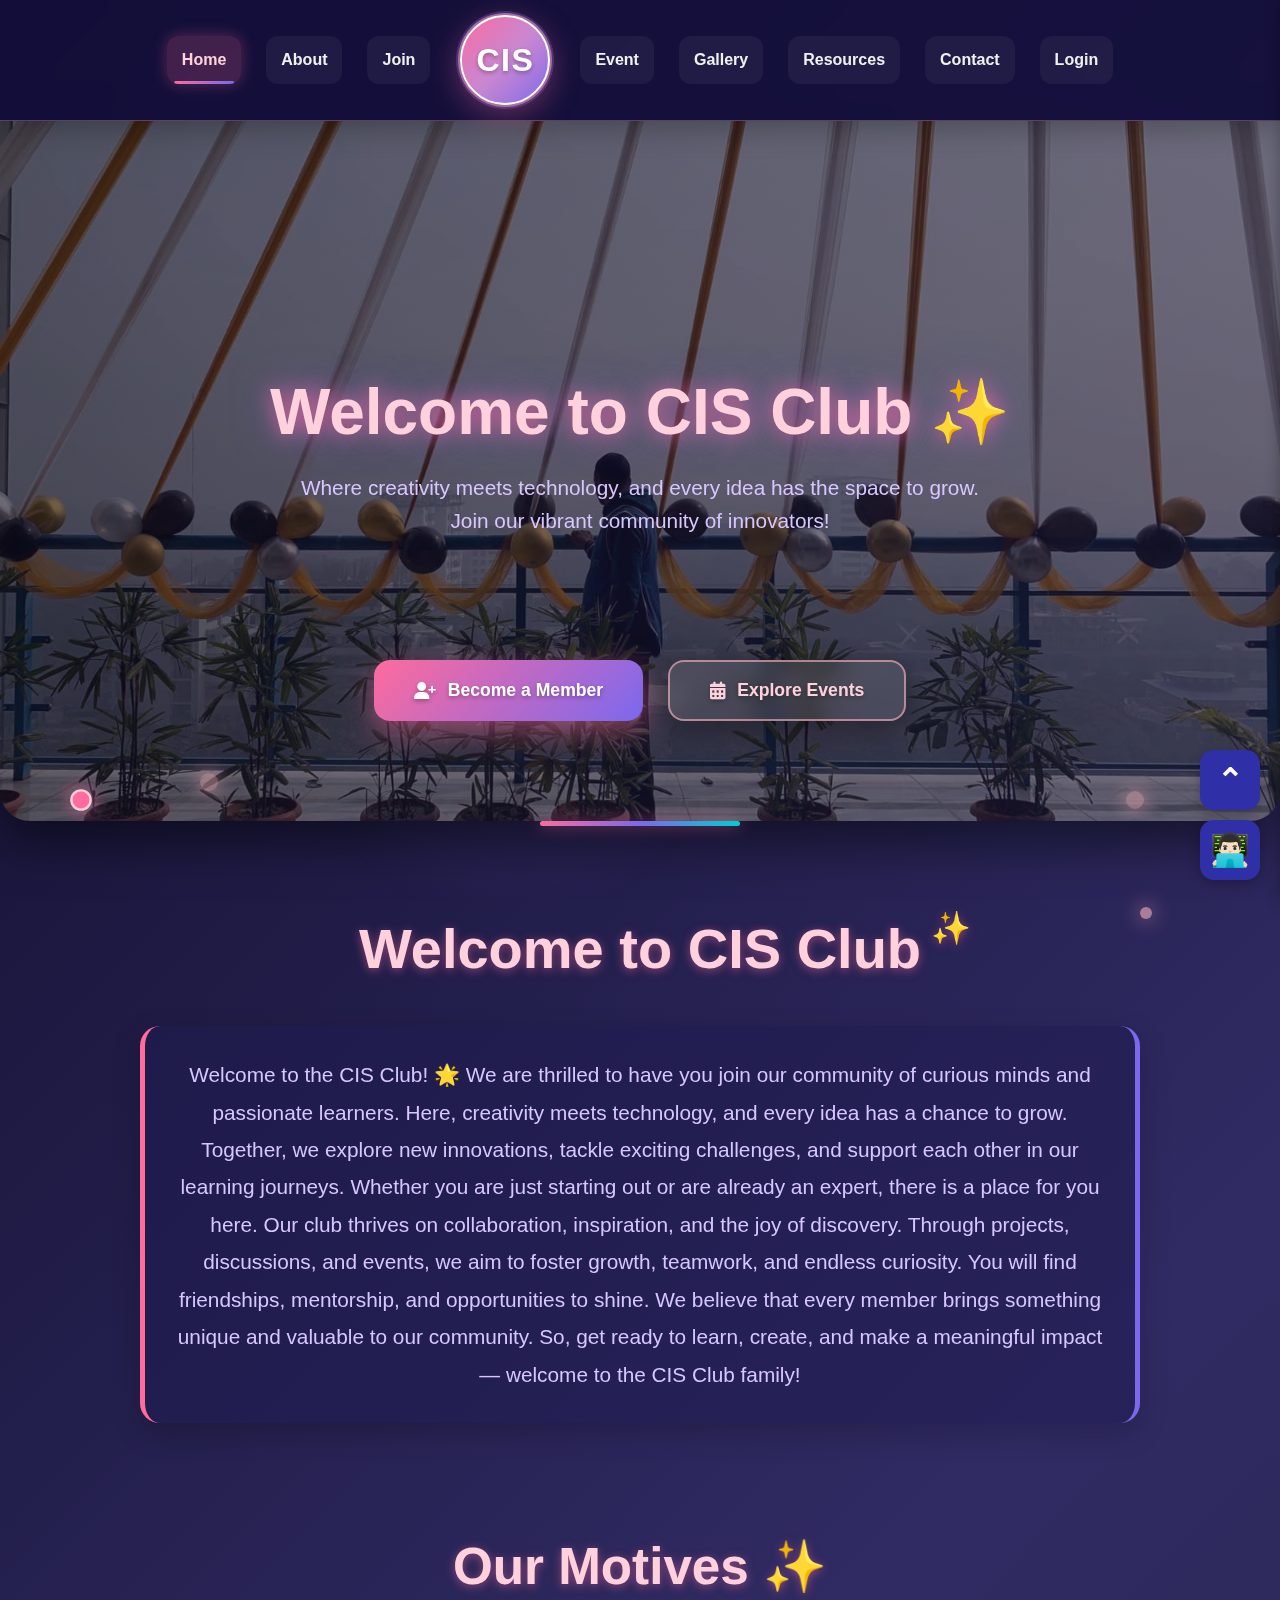
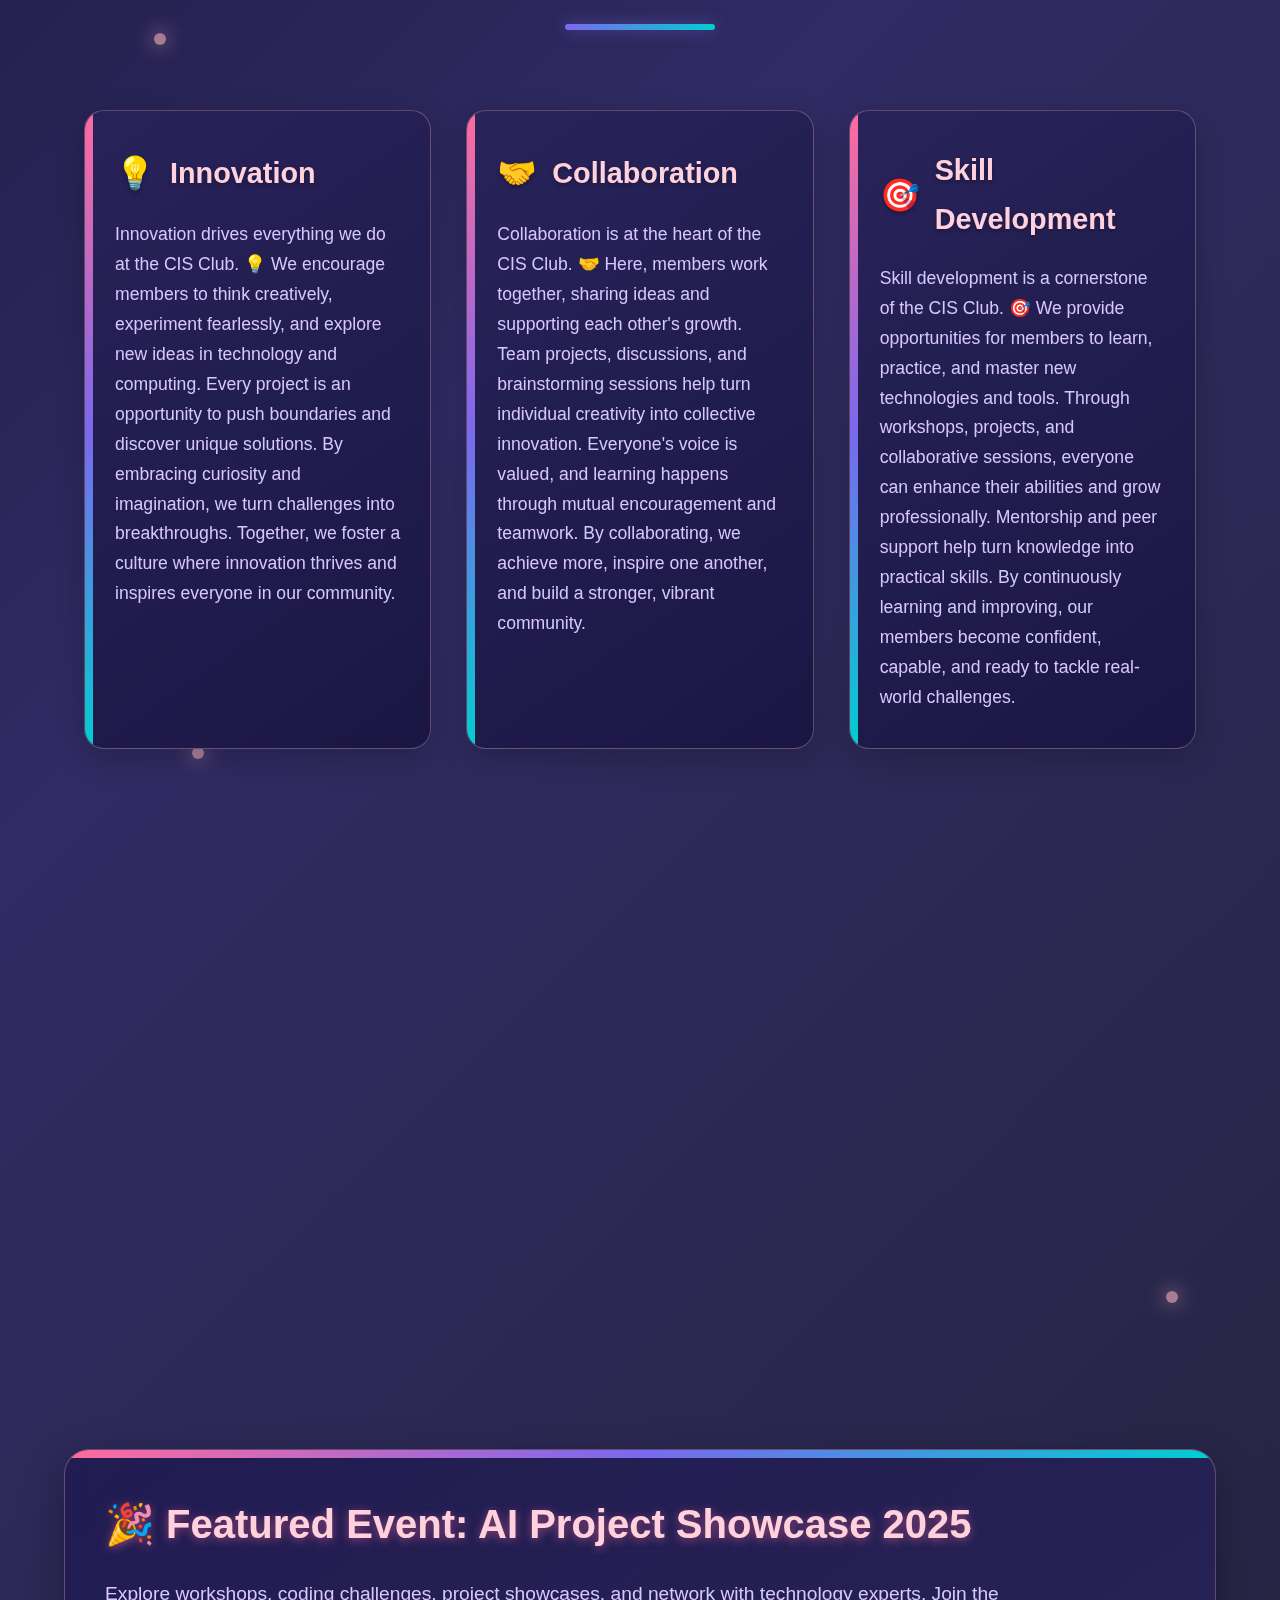
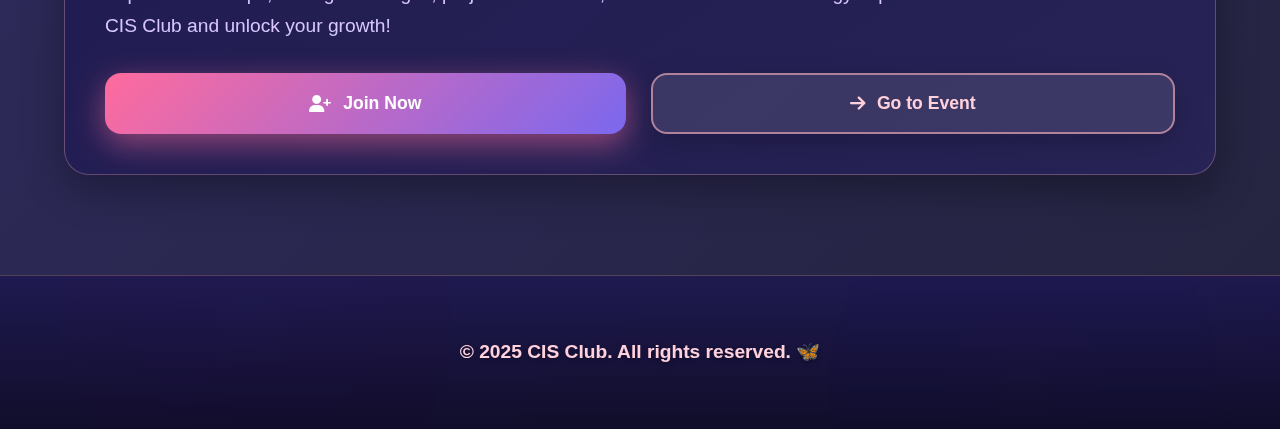
<file: index.html>
<!DOCTYPE html>
<html lang="en">
<head>
<meta charset="UTF-8">
<meta name="viewport" content="width=device-width, initial-scale=1.0">
<title>CIS Club — Home ✨</title>
<link rel="stylesheet" href="https://cdnjs.cloudflare.com/ajax/libs/font-awesome/6.4.0/css/all.min.css">
<style>
/* ---------- GLOBAL STYLES ---------- */
* { 
  box-sizing: border-box; 
  margin: 0; 
  padding: 0; 
}

body {
  font-family: 'Poppins', 'Segoe UI', sans-serif;
  background: #0f0c29;
  background: linear-gradient(135deg, #0f0c29 0%, #302b63 50%, #24243e 100%);
  color: #f0f0f0;
  line-height: 1.7;
  min-height: 100vh;
  position: relative;
  overflow-x: hidden;
}

body::before {
  content: '';
  position: fixed;
  top: 0;
  left: 0;
  width: 100%;
  height: 100%;
  background-image: 
    radial-gradient(circle at 20% 30%, rgba(255, 105, 180, 0.1) 0%, transparent 20%),
    radial-gradient(circle at 80% 70%, rgba(0, 191, 255, 0.1) 0%, transparent 20%),
    radial-gradient(circle at 40% 80%, rgba(147, 112, 219, 0.1) 0%, transparent 20%);
  z-index: -1;
}

a { 
  text-decoration: none; 
  color: inherit; 
}

/* ---------- NAVBAR ---------- */
.navbar {
  position: sticky;
  top: 0;
  left: 0;
  width: 100%;
  display: flex;
  justify-content: center;
  align-items: center;
  background: rgba(20, 15, 60, 0.85);
  backdrop-filter: blur(12px);
  padding: 15px 30px;
  z-index: 100;
  border-bottom: 1px solid rgba(255, 182, 193, 0.3);
  box-shadow: 0 4px 30px rgba(0, 0, 0, 0.3);
}

.nav-left, .nav-right {
  display: flex;
  align-items: center;
  gap: 25px;
}

.logo {
  display: flex;
  align-items: center;
  justify-content: center;
  margin: 0 30px;
}

.logo-circle {
  width: 90px;
  height: 90px;
  border-radius: 50%;
  background: linear-gradient(135deg, #ff6b9d, #7b68ee);
  display: flex;
  align-items: center;
  justify-content: center;
  box-shadow: 
    0 8px 32px rgba(255, 107, 157, 0.4),
    0 0 0 2px rgba(255, 182, 193, 0.5),
    0 0 0 4px rgba(123, 104, 238, 0.3);
  border: 2px solid #ffffff;
  transition: all 0.4s cubic-bezier(0.175, 0.885, 0.32, 1.275);
  position: relative;
  overflow: hidden;
}

.logo-circle::before {
  content: '';
  position: absolute;
  width: 150%;
  height: 150%;
  background: linear-gradient(90deg, transparent, rgba(255,255,255,0.2), transparent);
  transform: rotate(45deg);
  animation: shine 3s infinite linear;
}

@keyframes shine {
  0% { transform: translateX(-100%) rotate(45deg); }
  100% { transform: translateX(100%) rotate(45deg); }
}

.logo-circle:hover {
  transform: scale(1.15) rotate(10deg);
  box-shadow: 
    0 12px 40px rgba(255, 107, 157, 0.6),
    0 0 0 3px rgba(255, 182, 193, 0.7),
    0 0 0 6px rgba(123, 104, 238, 0.4);
}

.logo-circle span {
  color: #ffffff;
  font-weight: 800;
  font-size: 32px;
  letter-spacing: 1.5px;
  text-align: center;
  text-shadow: 0 2px 4px rgba(0,0,0,0.3);
  z-index: 2;
}

/* Navbar links */
.nav-left a, .nav-right a {
  color: #f0f0f0;
  font-weight: 600;
  padding: 10px 15px;
  border-radius: 12px;
  transition: all 0.3s ease;
  position: relative;
  overflow: hidden;
  background: rgba(255, 255, 255, 0.05);
}

.nav-left a::before, .nav-right a::before {
  content: '';
  position: absolute;
  bottom: 0;
  left: 50%;
  transform: translateX(-50%);
  width: 0;
  height: 3px;
  background: linear-gradient(90deg, #ff6b9d, #7b68ee);
  border-radius: 3px;
  transition: width 0.3s ease;
}

.nav-left a:hover, .nav-right a:hover {
  color: #ffd1dc;
  background: rgba(255, 255, 255, 0.1);
  transform: translateY(-3px);
}

.nav-left a:hover::before, .nav-right a:hover::before {
  width: 80%;
}

/* Active link */
.nav-left a[href*="index.html"] {
  color: #ffd1dc;
  background: rgba(255, 107, 157, 0.2);
  box-shadow: 0 0 15px rgba(255, 107, 157, 0.3);
}

.nav-left a[href*="index.html"]::before {
  width: 80%;
}

/* Responsive */
@media (max-width: 992px) {
  .navbar {
    flex-wrap: wrap;
    justify-content: center;
    gap: 15px;
    padding: 12px 20px;
  }
  .nav-left, .nav-right {
    flex: 1 1 100%;
    justify-content: center;
    gap: 15px;
  }
  .logo-circle {
    width: 70px;
    height: 70px;
  }
  .logo-circle span {
    font-size: 24px;
  }
  .nav-left a, .nav-right a {
    padding: 8px 12px;
    font-size: 14px;
  }
}

/* ---------- HERO / SLIDER ---------- */
.hero {
  position: relative;
  width: 100%;
  height: 90vh;
  max-height: 700px;
  overflow: hidden;
  border-radius: 0 0 30px 30px;
  box-shadow: 0 20px 50px rgba(0, 0, 0, 0.5);
}

.hero .slide {
  position: absolute;
  top: 0;
  left: 0;
  width: 100%;
  height: 100%;
  opacity: 0;
  background-size: cover;
  background-position: center;
  background-repeat: no-repeat;
  transition: opacity 1.5s ease-in-out;
  transform: scale(1.05);
  filter: brightness(0.7);
}

.hero .slide::before {
  content: '';
  position: absolute;
  top: 0;
  left: 0;
  width: 100%;
  height: 100%;
  background: linear-gradient(135deg, rgba(15, 12, 41, 0.5), rgba(48, 43, 99, 0.5));
  z-index: 1;
}

.hero .slide.active {
  opacity: 1;
  transform: scale(1);
  filter: brightness(0.8);
}

/* Dots */
.hero .dots {
  position: absolute;
  bottom: 30px;
  width: 100%;
  text-align: center;
  z-index: 10;
}

.hero .dot {
  display: inline-block;
  width: 18px;
  height: 18px;
  margin: 0 8px;
  background-color: rgba(255, 182, 193, 0.4);
  border-radius: 50%;
  cursor: pointer;
  transition: all 0.3s ease;
  border: 2px solid transparent;
}

.hero .dot.active {
  background-color: #ff6b9d;
  transform: scale(1.2);
  box-shadow: 0 0 15px rgba(255, 107, 157, 0.8);
  border-color: #ffd1dc;
}

.hero .dot:hover {
  background-color: #7b68ee;
  transform: scale(1.3);
  box-shadow: 0 0 20px rgba(123, 104, 238, 0.8);
}

/* Hero CTA Buttons */
.hero-cta {
  position: absolute;
  bottom: 100px;
  left: 50%;
  transform: translateX(-50%);
  width: 100%;
  text-align: center;
  z-index: 10;
  display: flex;
  justify-content: center;
  gap: 25px;
  flex-wrap: wrap;
}

.hero-cta .btn-primary,
.hero-cta .btn-outline {
  padding: 18px 40px;
  border-radius: 16px;
  font-weight: 700;
  cursor: pointer;
  font-size: 1.1rem;
  border: none;
  transition: all 0.4s cubic-bezier(0.175, 0.885, 0.32, 1.275);
  position: relative;
  overflow: hidden;
  min-width: 200px;
  display: inline-flex;
  align-items: center;
  justify-content: center;
  gap: 12px;
  text-shadow: 0 2px 4px rgba(0,0,0,0.3);
}

.hero-cta .btn-primary::before,
.hero-cta .btn-outline::before {
  content: '';
  position: absolute;
  top: 0;
  left: -100%;
  width: 100%;
  height: 100%;
  background: linear-gradient(90deg, transparent, rgba(255,255,255,0.2), transparent);
  transition: left 0.7s;
}

.hero-cta .btn-primary:hover::before,
.hero-cta .btn-outline:hover::before {
  left: 100%;
}

.hero-cta .btn-primary {
  background: linear-gradient(135deg, #ff6b9d, #7b68ee);
  color: #ffffff;
  box-shadow: 0 10px 30px rgba(255, 107, 157, 0.5);
}

.hero-cta .btn-primary:hover {
  background: linear-gradient(135deg, #7b68ee, #00ced1);
  transform: translateY(-8px) scale(1.05);
  box-shadow: 0 15px 40px rgba(123, 104, 238, 0.7);
}

.hero-cta .btn-outline {
  background: rgba(255, 255, 255, 0.1);
  border: 2px solid rgba(255, 182, 193, 0.6);
  color: #ffd1dc;
  backdrop-filter: blur(10px);
  box-shadow: 0 10px 30px rgba(0, 0, 0, 0.3);
}

.hero-cta .btn-outline:hover {
  background: rgba(255, 255, 255, 0.2);
  transform: translateY(-8px) scale(1.05);
  border-color: rgba(0, 206, 209, 0.8);
  box-shadow: 0 15px 40px rgba(0, 206, 209, 0.4);
}

/* Hero text overlay */
.hero-text {
  position: absolute;
  top: 50%;
  left: 50%;
  transform: translate(-50%, -50%);
  text-align: center;
  z-index: 10;
  width: 90%;
  max-width: 900px;
}

.hero-text h1 {
  font-size: 4rem;
  color: #ffd1dc;
  margin-bottom: 20px;
  text-shadow: 
    0 0 20px rgba(255, 107, 157, 0.8),
    0 0 40px rgba(123, 104, 238, 0.6);
  font-weight: 800;
  line-height: 1.2;
}

.hero-text p {
  font-size: 1.3rem;
  color: #d8c7ff;
  max-width: 700px;
  margin: 0 auto 30px;
  line-height: 1.6;
}

/* ---------- WELCOME ---------- */
.welcome {
  text-align: center;
  padding: 80px 20px 40px;
  position: relative;
}

.welcome::before {
  content: '';
  position: absolute;
  top: 0;
  left: 50%;
  transform: translateX(-50%);
  width: 200px;
  height: 5px;
  background: linear-gradient(90deg, #ff6b9d, #7b68ee, #00ced1);
  border-radius: 3px;
  box-shadow: 0 0 15px rgba(255, 107, 157, 0.6);
}

.welcome h2 {
  font-size: 3.5rem;
  color: #ffd1dc;
  margin-bottom: 30px;
  font-weight: 800;
  text-shadow: 0 2px 10px rgba(255, 107, 157, 0.5);
  position: relative;
  display: inline-block;
}

.welcome h2::after {
  content: '✨';
  position: absolute;
  right: -50px;
  top: 0;
  font-size: 2rem;
  animation: sparkle 2s infinite;
}

@keyframes sparkle {
  0%, 100% { opacity: 1; }
  50% { opacity: 0.5; }
}

.welcome p {
  font-size: 1.3rem;
  color: #d8c7ff;
  max-width: 1000px;
  margin: 0 auto;
  line-height: 1.8;
  background: rgba(30, 25, 80, 0.5);
  padding: 30px;
  border-radius: 20px;
  border-left: 5px solid #ff6b9d;
  border-right: 5px solid #7b68ee;
  box-shadow: 0 10px 30px rgba(0, 0, 0, 0.2);
}

/* ---------- OUR MOTIVES ---------- */
.motives-title {
  text-align: center;
  font-size: 3.2rem;
  font-weight: 800;
  color: #ffd1dc;
  margin-top: 60px;
  text-shadow: 0 2px 10px rgba(255, 107, 157, 0.5);
  position: relative;
  padding-bottom: 20px;
}

.motives-title::after {
  content: '';
  position: absolute;
  bottom: 0;
  left: 50%;
  transform: translateX(-50%);
  width: 150px;
  height: 6px;
  background: linear-gradient(90deg, #7b68ee, #00ced1);
  border-radius: 3px;
  box-shadow: 0 0 15px rgba(123, 104, 238, 0.5);
}

.motives {
  width: 90%;
  max-width: 1400px;
  margin: 60px auto;
  display: grid;
  grid-template-columns: repeat(auto-fit, minmax(300px, 1fr));
  gap: 35px;
  padding: 20px;
}

.motive-card {
  background: linear-gradient(145deg, rgba(40, 35, 90, 0.9), rgba(25, 20, 65, 0.9));
  border-radius: 20px;
  padding: 35px 30px;
  box-shadow: 0 10px 30px rgba(0, 0, 0, 0.2);
  transition: all 0.5s cubic-bezier(0.175, 0.885, 0.32, 1.275);
  border: 1px solid rgba(255, 182, 193, 0.3);
  backdrop-filter: blur(5px);
  position: relative;
  overflow: hidden;
  display: flex;
  flex-direction: column;
  height: 100%;
}

.motive-card::before {
  content: '';
  position: absolute;
  top: 0;
  left: 0;
  width: 8px;
  height: 100%;
  background: linear-gradient(to bottom, #ff6b9d, #7b68ee, #00ced1);
  transition: width 0.4s ease;
}

.motive-card::after {
  content: '';
  position: absolute;
  top: -50%;
  left: -50%;
  width: 200%;
  height: 200%;
  background: radial-gradient(circle, rgba(255, 255, 255, 0.1) 0%, transparent 70%);
  transform: rotate(30deg);
  transition: all 0.5s ease;
  opacity: 0;
}

.motive-card:hover {
  transform: translateY(-15px) scale(1.03);
  box-shadow: 
    0 20px 40px rgba(0, 0, 0, 0.4),
    0 0 30px rgba(255, 107, 157, 0.3);
  border-color: rgba(255, 182, 193, 0.6);
}

.motive-card:hover::before {
  width: 12px;
}

.motive-card:hover::after {
  opacity: 1;
  animation: shimmer 2s infinite linear;
}

.motive-card h3 {
  color: #ffd1dc;
  margin-bottom: 20px;
  font-size: 1.8rem;
  font-weight: 700;
  text-shadow: 0 2px 4px rgba(0,0,0,0.3);
  position: relative;
  z-index: 2;
  display: flex;
  align-items: center;
  gap: 15px;
}

.motive-card h3::before {
  font-size: 2rem;
}

.motive-card:nth-child(1) h3::before { content: '💡'; }
.motive-card:nth-child(2) h3::before { content: '🤝'; }
.motive-card:nth-child(3) h3::before { content: '🎯'; }
.motive-card:nth-child(4) h3::before { content: '🌐'; }

.motive-card p {
  color: #d8c7ff;
  font-size: 1.1rem;
  line-height: 1.7;
  flex-grow: 1;
  position: relative;
  z-index: 2;
}

/* ---------- FEATURED EVENT ---------- */
.featured-event {
  width: 90%;
  max-width: 1200px;
  margin: 80px auto;
  background: linear-gradient(145deg, rgba(30, 25, 80, 0.8), rgba(40, 35, 90, 0.8));
  padding: 40px;
  border-radius: 25px;
  box-shadow: 
    0 15px 40px rgba(0, 0, 0, 0.3),
    inset 0 1px 0 rgba(255, 255, 255, 0.1);
  border: 1px solid rgba(255, 182, 193, 0.3);
  backdrop-filter: blur(10px);
  position: relative;
  overflow: hidden;
}

.featured-event::before {
  content: '';
  position: absolute;
  top: 0;
  left: 0;
  width: 100%;
  height: 8px;
  background: linear-gradient(90deg, #ff6b9d, #7b68ee, #00ced1);
}

.featured-event h2 {
  color: #ffd1dc;
  font-size: 2.5rem;
  margin-bottom: 20px;
  font-weight: 800;
  text-shadow: 0 2px 10px rgba(255, 107, 157, 0.5);
}

.featured-event p {
  color: #d8c7ff;
  font-size: 1.2rem;
  margin-bottom: 30px;
  line-height: 1.7;
  max-width: 900px;
}

.featured-event .event-buttons {
  display: flex;
  gap: 25px;
  flex-wrap: wrap;
}

.featured-event .join-btn,
.featured-event .go-btn {
  flex: 1;
  min-width: 200px;
  padding: 18px 35px;
  border-radius: 16px;
  border: none;
  font-weight: 700;
  cursor: pointer;
  transition: all 0.4s cubic-bezier(0.175, 0.885, 0.32, 1.275);
  font-size: 1.1rem;
  display: flex;
  align-items: center;
  justify-content: center;
  gap: 12px;
  position: relative;
  overflow: hidden;
}

.featured-event .join-btn::before,
.featured-event .go-btn::before {
  content: '';
  position: absolute;
  top: 0;
  left: -100%;
  width: 100%;
  height: 100%;
  background: linear-gradient(90deg, transparent, rgba(255,255,255,0.2), transparent);
  transition: left 0.7s;
}

.featured-event .join-btn:hover::before,
.featured-event .go-btn:hover::before {
  left: 100%;
}

.featured-event .join-btn {
  background: linear-gradient(135deg, #ff6b9d, #7b68ee);
  color: #ffffff;
  box-shadow: 0 10px 30px rgba(255, 107, 157, 0.5);
}

.featured-event .join-btn:hover {
  background: linear-gradient(135deg, #7b68ee, #00ced1);
  transform: translateY(-5px) scale(1.05);
  box-shadow: 0 15px 40px rgba(123, 104, 238, 0.7);
}

.featured-event .go-btn {
  background: rgba(255, 255, 255, 0.1);
  border: 2px solid rgba(255, 182, 193, 0.6);
  color: #ffd1dc;
  box-shadow: 0 10px 30px rgba(0, 0, 0, 0.2);
}

.featured-event .go-btn:hover {
  background: rgba(255, 255, 255, 0.2);
  transform: translateY(-5px) scale(1.05);
  border-color: rgba(0, 206, 209, 0.8);
  box-shadow: 0 15px 40px rgba(0, 206, 209, 0.4);
}

/* ---------- FOOTER ---------- */
footer {
  background: linear-gradient(to top, rgba(15, 12, 41, 0.95), rgba(30, 25, 80, 0.95));
  text-align: center;
  padding: 60px 20px;
  color: #ffffff;
  border-top: 1px solid rgba(255, 182, 193, 0.3);
  margin-top: 100px;
  position: relative;
  overflow: hidden;
}

footer::before {
  content: '';
  position: absolute;
  top: 0;
  left: 0;
  width: 100%;
  height: 100%;
  background: 
    radial-gradient(circle at 20% 30%, rgba(255, 107, 157, 0.1) 0%, transparent 30%),
    radial-gradient(circle at 80% 70%, rgba(123, 104, 238, 0.1) 0%, transparent 30%);
  z-index: -1;
}

footer p {
  color: #ffd1dc;
  font-size: 1.2rem;
  font-weight: 600;
  text-shadow: 0 2px 5px rgba(0,0,0,0.3);
  position: relative;
  z-index: 2;
}

/* ---------- LOGIN MODAL ---------- */
.modal {
  position: fixed;
  z-index: 200;
  left: 0;
  top: 0;
  width: 100%;
  height: 100%;
  overflow: auto;
  background-color: rgba(15, 12, 41, 0.9);
  display: flex;
  justify-content: center;
  align-items: center;
  backdrop-filter: blur(10px);
  display: none;
}

.modal-content {
  background: linear-gradient(145deg, rgba(30, 25, 80, 0.95), rgba(40, 35, 90, 0.95));
  border: 1px solid rgba(255, 182, 193, 0.4);
  border-radius: 25px;
  padding: 50px 40px;
  width: 90%;
  max-width: 450px;
  text-align: center;
  backdrop-filter: blur(20px);
  box-shadow: 
    0 20px 60px rgba(0, 0, 0, 0.5),
    0 0 0 1px rgba(255, 182, 193, 0.2);
  color: #ffffff;
  position: relative;
  overflow: hidden;
}

.modal-content::before {
  content: '';
  position: absolute;
  top: 0;
  left: 0;
  width: 100%;
  height: 8px;
  background: linear-gradient(90deg, #ff6b9d, #7b68ee, #00ced1);
}

.modal-content h2 {
  color: #ffd1dc;
  font-size: 2.5rem;
  margin-bottom: 30px;
  text-shadow: 0 2px 10px rgba(255, 107, 157, 0.5);
  font-weight: 800;
}

.modal-content input {
  width: 100%;
  padding: 18px 20px;
  margin: 15px 0;
  border-radius: 14px;
  border: 1px solid rgba(255, 182, 193, 0.4);
  background: rgba(20, 15, 60, 0.8);
  color: #ffffff;
  font-weight: 500;
  font-size: 1rem;
  transition: all 0.3s ease;
  box-shadow: inset 0 2px 5px rgba(0, 0, 0, 0.2);
}

.modal-content input:focus {
  outline: none;
  border-color: #7b68ee;
  box-shadow: 
    0 0 0 3px rgba(123, 104, 238, 0.3),
    inset 0 2px 5px rgba(0, 0, 0, 0.2);
  background: rgba(25, 20, 70, 0.9);
}

.modal-content input::placeholder {
  color: rgba(255, 255, 255, 0.5);
}

.modal-content button {
  width: 100%;
  padding: 18px;
  margin-top: 20px;
  border: none;
  border-radius: 14px;
  background: linear-gradient(135deg, #ff6b9d, #7b68ee);
  color: #ffffff;
  font-weight: 700;
  font-size: 1.1rem;
  cursor: pointer;
  transition: all 0.4s cubic-bezier(0.175, 0.885, 0.32, 1.275);
  box-shadow: 0 10px 30px rgba(255, 107, 157, 0.4);
  position: relative;
  overflow: hidden;
}

.modal-content button::before {
  content: '';
  position: absolute;
  top: 0;
  left: -100%;
  width: 100%;
  height: 100%;
  background: linear-gradient(90deg, transparent, rgba(255,255,255,0.2), transparent);
  transition: left 0.7s;
}

.modal-content button:hover {
  background: linear-gradient(135deg, #7b68ee, #00ced1);
  box-shadow: 0 15px 40px rgba(123, 104, 238, 0.6);
  transform: translateY(-3px);
}

.modal-content button:hover::before {
  left: 100%;
}

.modal .close {
  position: absolute;
  top: 20px;
  right: 25px;
  font-size: 32px;
  font-weight: bold;
  color: #ffd1dc;
  cursor: pointer;
  transition: all 0.3s ease;
  text-shadow: 0 2px 10px rgba(255, 107, 157, 0.5);
  width: 40px;
  height: 40px;
  display: flex;
  align-items: center;
  justify-content: center;
  border-radius: 50%;
  background: rgba(255, 255, 255, 0.1);
}

.modal .close:hover {
  color: #ff6b9d;
  transform: rotate(90deg) scale(1.1);
  background: rgba(255, 107, 157, 0.2);
}

/* Decorative elements */
.decorative-dots {
  position: absolute;
  width: 100%;
  height: 100%;
  pointer-events: none;
  z-index: -1;
}

.dot {
  position: absolute;
  width: 12px;
  height: 12px;
  background: rgba(255, 182, 193, 0.6);
  border-radius: 50%;
  box-shadow: 0 0 20px rgba(255, 182, 193, 0.8);
  animation: float 8s infinite ease-in-out;
}

.dot:nth-child(1) { top: 10%; left: 5%; animation-delay: 0s; }
.dot:nth-child(2) { top: 25%; right: 10%; animation-delay: 1s; }
.dot:nth-child(3) { bottom: 35%; left: 15%; animation-delay: 2s; }
.dot:nth-child(4) { bottom: 20%; right: 8%; animation-delay: 3s; }
.dot:nth-child(5) { top: 45%; left: 12%; animation-delay: 4s; }

@keyframes float {
  0%, 100% { transform: translateY(0) rotate(0); }
  50% { transform: translateY(-25px) rotate(180deg); }
}

/* Responsive adjustments */
@media (max-width: 768px) {
  .hero {
    height: 70vh;
  }
  
  .hero-text h1 {
    font-size: 2.5rem;
  }
  
  .hero-text p {
    font-size: 1.1rem;
  }
  
  .hero-cta {
    flex-direction: column;
    align-items: center;
    gap: 15px;
  }
  
  .hero-cta .btn-primary,
  .hero-cta .btn-outline {
    width: 90%;
    max-width: 300px;
    padding: 16px 30px;
  }
  
  .welcome h2 {
    font-size: 2.5rem;
  }
  
  .welcome p {
    font-size: 1.1rem;
    padding: 20px;
  }
  
  .motives-title {
    font-size: 2.5rem;
  }
  
  .motive-card {
    padding: 25px 20px;
  }
  
  .featured-event {
    padding: 30px 20px;
  }
  
  .featured-event h2 {
    font-size: 2rem;
  }
  
  .event-buttons {
    flex-direction: column;
  }
  
  .modal-content {
    padding: 40px 25px;
  }
  
  .modal-content h2 {
    font-size: 2rem;
  }
}
</style>
</head>
<body>

<!-- Decorative dots -->
<div class="decorative-dots">
  <div class="dot"></div>
  <div class="dot"></div>
  <div class="dot"></div>
  <div class="dot"></div>
  <div class="dot"></div>
</div>

<!-- ---------- HEADER / NAVBAR ---------- -->
<header>
  <nav class="navbar">
    <div class="nav-left">
      <a href="index.html">Home</a>
      <a href="about.html">About</a>
      <a href="join.html">Join</a>
     </div>
     <div class="logo">
     <div class="logo-circle">
     <span>CIS</span>
      </div>
     </div>
     <div class="nav-right">
      <a href="events.html">Event</a>
      <a href="gallery.html">Gallery</a>
      <a href="resourse.html">Resources</a>
      <a href="contact.html">Contact</a>
      <a href="#" id="loginBtn">Login</a>
     </div>
  </nav>
</header>

<!-- ---------- HERO SLIDER ---------- -->
<div class="hero" id="hero">
  <div class="slide active" style="background-image: url('gallery/home1.jpg')"></div>
  <div class="slide" style="background-image: url('gallery/home2.jpg')"></div>
  <div class="slide" style="background-image: url('gallery/home3.jpg')"></div>
  
  <div class="hero-text">
    <h1>Welcome to CIS Club ✨</h1>
    <p>Where creativity meets technology, and every idea has the space to grow. Join our vibrant community of innovators!</p>
  </div>
  
  <div class="hero-cta">
    <button class="btn-primary" onclick="location.href='join.html'">
      <i class="fas fa-user-plus"></i> Become a Member
    </button>
    <button class="btn-outline" onclick="location.href='events.html'">
      <i class="fas fa-calendar-alt"></i> Explore Events
    </button>
  </div>

  <div class="dots">
    <span class="dot active" onclick="currentSlide(0)"></span>
    <span class="dot" onclick="currentSlide(1)"></span>
    <span class="dot" onclick="currentSlide(2)"></span>
  </div>
</div>

<!-- ---------- WELCOME ---------- -->
<div class="welcome">
  <h2>Welcome to CIS Club</h2>
  <p>Welcome to the CIS Club! 🌟 We are thrilled to have you join our community of curious minds and passionate learners. Here, creativity meets technology, and every idea has a chance to grow. Together, we explore new innovations, tackle exciting challenges, and support each other in our learning journeys. Whether you are just starting out or are already an expert, there is a place for you here. Our club thrives on collaboration, inspiration, and the joy of discovery. Through projects, discussions, and events, we aim to foster growth, teamwork, and endless curiosity. You will find friendships, mentorship, and opportunities to shine. We believe that every member brings something unique and valuable to our community. So, get ready to learn, create, and make a meaningful impact — welcome to the CIS Club family!</p>
</div>

<!-- ---------- OUR MOTIVES ---------- -->
<h1 class="motives-title">Our Motives ✨</h1>

<div class="motives">
  <div class="motive-card">
    <h3>Innovation</h3>
    <p>Innovation drives everything we do at the CIS Club. 💡 We encourage members to think creatively, experiment fearlessly, and explore new ideas in technology and computing. Every project is an opportunity to push boundaries and discover unique solutions. By embracing curiosity and imagination, we turn challenges into breakthroughs. Together, we foster a culture where innovation thrives and inspires everyone in our community.</p>
  </div>
  <div class="motive-card">
    <h3>Collaboration</h3>
    <p>Collaboration is at the heart of the CIS Club. 🤝 Here, members work together, sharing ideas and supporting each other's growth. Team projects, discussions, and brainstorming sessions help turn individual creativity into collective innovation. Everyone's voice is valued, and learning happens through mutual encouragement and teamwork. By collaborating, we achieve more, inspire one another, and build a stronger, vibrant community.</p>
  </div>
  <div class="motive-card">
    <h3>Skill Development</h3>
    <p>Skill development is a cornerstone of the CIS Club. 🎯 We provide opportunities for members to learn, practice, and master new technologies and tools. Through workshops, projects, and collaborative sessions, everyone can enhance their abilities and grow professionally. Mentorship and peer support help turn knowledge into practical skills. By continuously learning and improving, our members become confident, capable, and ready to tackle real-world challenges.</p>
  </div>
  <div class="motive-card">
    <h3>Networking</h3>
    <p>Networking is a key part of the CIS Club experience. 🌐 Members have the chance to connect with like-minded peers, mentors, and industry professionals. Through events, workshops, and collaborative projects, relationships are built that inspire growth and opportunities. Sharing knowledge and experiences helps everyone expand their horizons. By fostering meaningful connections, the club creates a supportive community that lasts beyond the campus.</p>
  </div>
</div>

<!-- ---------- FEATURED EVENT ---------- -->
<div class="featured-event">
  <h2>🎉 Featured Event: AI Project Showcase 2025</h2>
  <p>Explore workshops, coding challenges, project showcases, and network with technology experts. Join the CIS Club and unlock your growth!</p>
  <div class="event-buttons">
    <button class="join-btn" onclick="location.href='join.html'">
      <i class="fas fa-user-plus"></i> Join Now
    </button>
    <button class="go-btn" onclick="location.href='events.html'">
      <i class="fas fa-arrow-right"></i> Go to Event
    </button>
  </div>
</div>

<!-- ---------- FOOTER ---------- -->
<footer>
  <p>&copy; 2025 CIS Club. All rights reserved. 🦋</p>
</footer>

<!-- ---------- LOGIN MODAL ---------- -->
<div id="loginModal" class="modal">
  <div class="modal-content">
    <span class="close">&times;</span>
    <h2>Login to CIS Club</h2>
    <form id="loginForm">
      <input type="email" id="email" name="email" placeholder="Enter your email" required>
      <input type="password" id="password" name="password" placeholder="Enter your password" required>
      <button type="submit">
        <i class="fas fa-sign-in-alt"></i> Login
      </button>
    </form>
  </div>
</div>

<script>
document.addEventListener('DOMContentLoaded', function () {
  // -------- HERO SLIDER --------
  const slides = document.querySelectorAll('.hero .slide');
  const dots = document.querySelectorAll('.hero .dot');

  // If there are no slides, stop here
  if (!slides || slides.length === 0) return;

  let current = 0;
  let slideInterval = null;
  const AUTO_DELAY = 4000; // 4 seconds

  function showSlide(index) {
    index = ((index % slides.length) + slides.length) % slides.length; // safe wrap
    slides.forEach((slide, i) => {
      slide.classList.toggle('active', i === index);
    });
    if (dots && dots.length === slides.length) {
      dots.forEach((dot, i) => {
        dot.classList.toggle('active', i === index);
      });
    }
    current = index;
  }

  function nextSlide() {
    showSlide(current + 1);
  }

  function startInterval() {
    stopInterval();
    slideInterval = setInterval(nextSlide, AUTO_DELAY);
  }

  function stopInterval() {
    if (slideInterval) {
      clearInterval(slideInterval);
      slideInterval = null;
    }
  }

  function resetInterval() {
    stopInterval();
    startInterval();
  }

  // Make currentSlide available globally for your inline onclick attributes
  window.currentSlide = function (index) {
    showSlide(index);
    resetInterval();
  };

  // Add click listeners to dots if present (so both inline and JS clicks work)
  if (dots && dots.length === slides.length) {
    dots.forEach((dot, i) => {
      dot.addEventListener('click', function (e) {
        e.preventDefault();
        window.currentSlide(i);
      });
    });
  }

  // Initialize
  showSlide(0);
  startInterval();

  // Pause on mouseenter, resume on mouseleave
  const heroEl = document.getElementById('hero');
  if (heroEl) {
    heroEl.addEventListener('mouseenter', stopInterval);
    heroEl.addEventListener('mouseleave', startInterval);
  }

  // -------- LOGIN MODAL --------
  const modal = document.getElementById('loginModal');
  const loginBtn = document.getElementById('loginBtn');
  const closeBtn = modal ? modal.querySelector('.close') : null;
  const loginForm = document.getElementById('loginForm');

  if (loginBtn && modal) {
    loginBtn.addEventListener('click', function (e) {
      e.preventDefault();
      modal.style.display = 'flex';
      // Set focus to first input
      const firstInput = modal.querySelector('input');
      if (firstInput) firstInput.focus();
    });
  }

  if (closeBtn && modal) {
    closeBtn.addEventListener('click', function () {
      modal.style.display = 'none';
    });
  }

  // Close when clicking outside modal content
  window.addEventListener('click', function (event) {
    if (!modal) return;
    if (event.target === modal) {
      modal.style.display = 'none';
    }
  });

  // Close on Escape key
  window.addEventListener('keydown', function (event) {
    if (!modal) return;
    if (event.key === 'Escape' || event.key === 'Esc') {
      if (modal.style.display === 'flex') modal.style.display = 'none';
    }
  });

  // Login form submit
  if (loginForm) {
    loginForm.addEventListener('submit', function (e) {
      e.preventDefault();
      // Add cute success effect
      const submitBtn = this.querySelector('button');
      const originalText = submitBtn.innerHTML;
      submitBtn.innerHTML = '<i class="fas fa-check"></i> Welcome!';
      submitBtn.style.background = 'linear-gradient(135deg, #4CAF50, #8BC34A)';
      
      setTimeout(() => {
        modal.style.display = 'none';
        submitBtn.innerHTML = originalText;
        submitBtn.style.background = 'linear-gradient(135deg, #ff6b9d, #7b68ee)';
      }, 1500);
    });
  }
  
  // Add cute emoji to page title on focus
  const pageTitle = document.querySelector('title');
  const originalTitle = pageTitle.textContent;
  
  window.addEventListener('focus', () => {
    pageTitle.textContent = originalTitle + ' ✨';
  });
  
  window.addEventListener('blur', () => {
    pageTitle.textContent = originalTitle;
  });
  
  // Add hover animation to motive cards
  const motiveCards = document.querySelectorAll('.motive-card');
  motiveCards.forEach((card, index) => {
    card.style.opacity = '0';
    card.style.transform = 'translateY(30px)';
    
    setTimeout(() => {
      card.style.transition = 'opacity 0.6s ease, transform 0.6s ease';
      card.style.opacity = '1';
      card.style.transform = 'translateY(0)';
    }, 300 + (index * 200));
  });
});
</script>
<script src="script.js"></script>
</body>
</html>
</file>
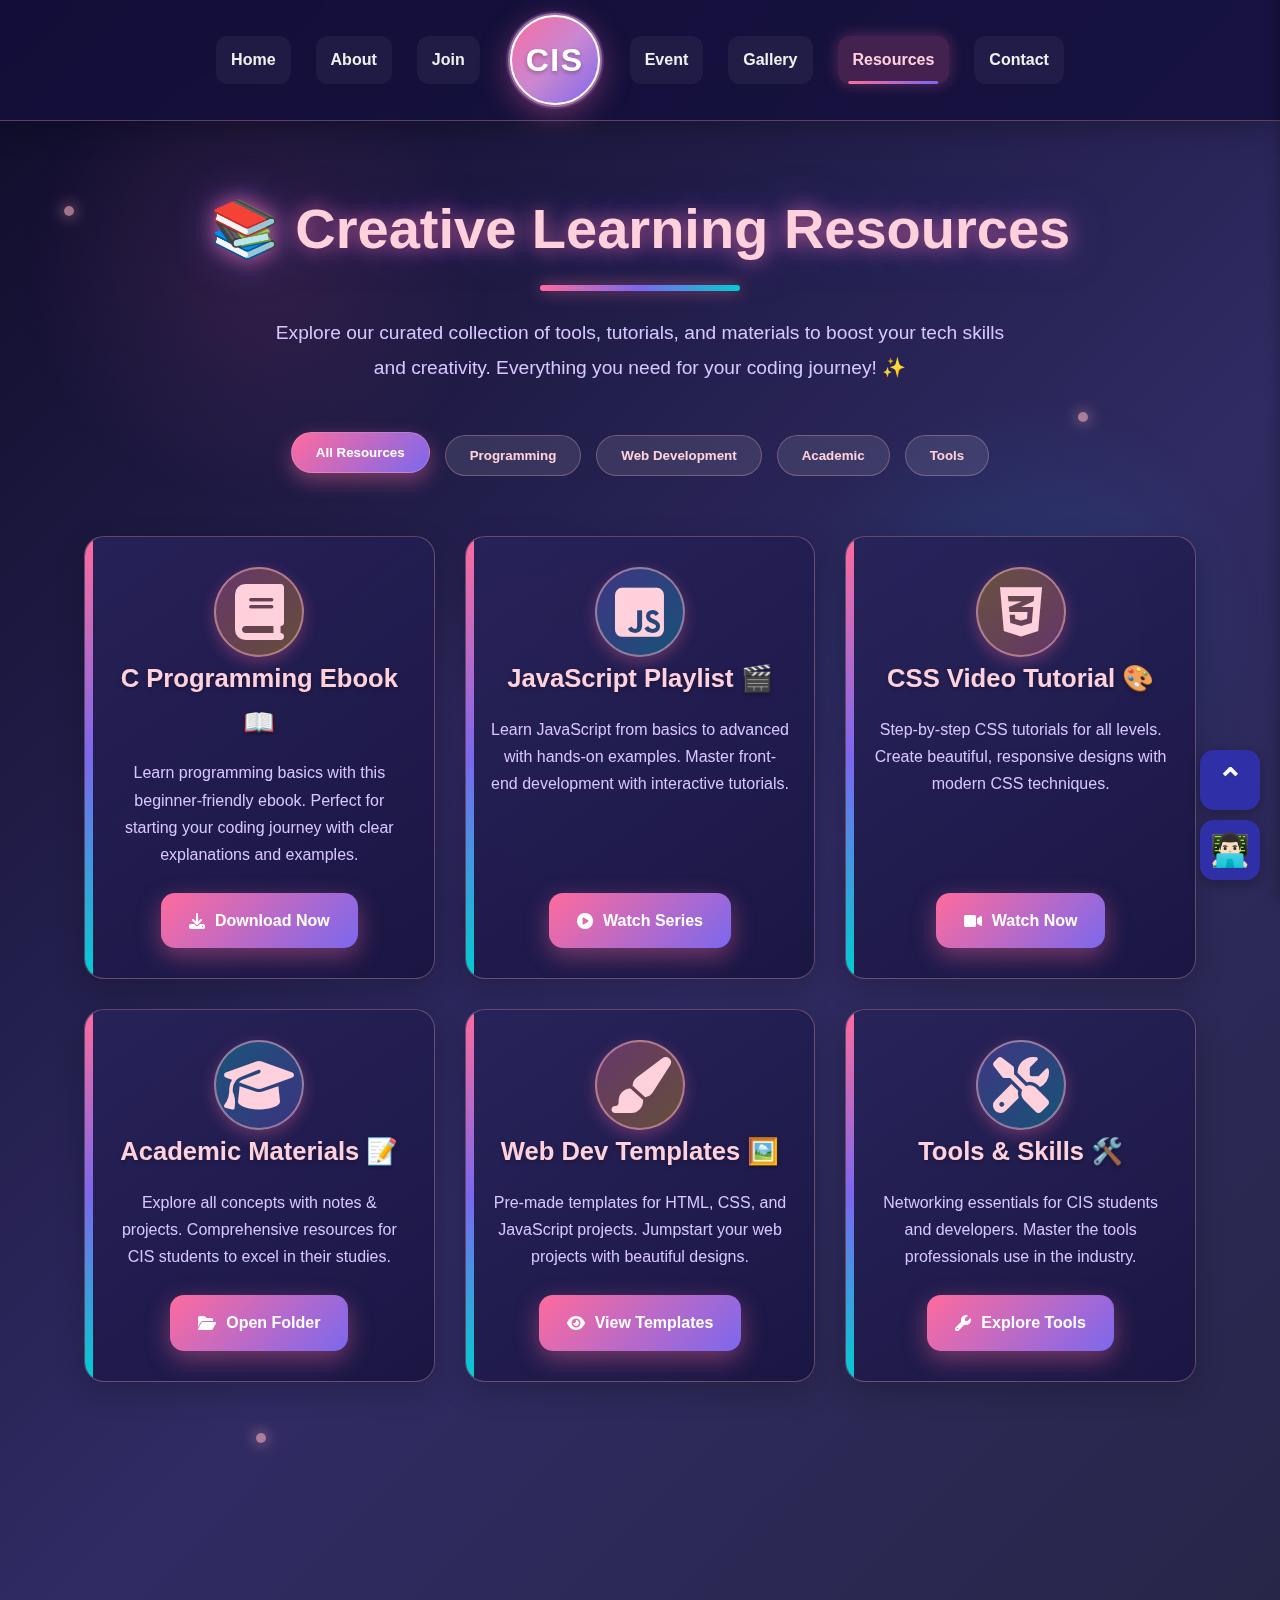
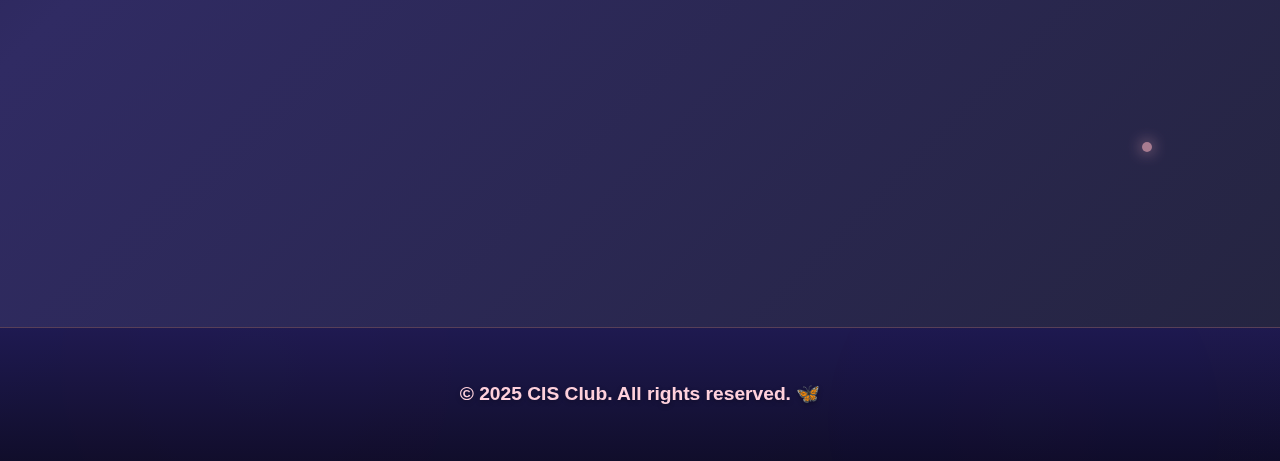
<file: resourse.html>
<!DOCTYPE html>
<html lang="en">
<head>
<meta charset="UTF-8">
<meta name="viewport" content="width=device-width, initial-scale=1.0">
<title>CIS Club — Resources 🎨</title>
<link rel="stylesheet" href="https://cdnjs.cloudflare.com/ajax/libs/font-awesome/6.4.0/css/all.min.css">
<style>
/* ---------- GLOBAL STYLES ---------- */
* { 
  box-sizing: border-box; 
  margin: 0; 
  padding: 0; 
}

body {
  font-family: 'Poppins', 'Segoe UI', sans-serif;
  background: #0f0c29;
  background: linear-gradient(135deg, #0f0c29 0%, #302b63 50%, #24243e 100%);
  color: #f0f0f0;
  line-height: 1.7;
  min-height: 100vh;
  position: relative;
}

body::before {
  content: '';
  position: fixed;
  top: 0;
  left: 0;
  width: 100%;
  height: 100%;
  background-image: 
    radial-gradient(circle at 20% 30%, rgba(255, 105, 180, 0.1) 0%, transparent 20%),
    radial-gradient(circle at 80% 70%, rgba(0, 191, 255, 0.1) 0%, transparent 20%),
    radial-gradient(circle at 40% 80%, rgba(147, 112, 219, 0.1) 0%, transparent 20%);
  z-index: -1;
}

a { 
  text-decoration: none; 
  color: inherit; 
}

/* ---------- NAVBAR ---------- */
.navbar {
  position: sticky;
  top: 0;
  left: 0;
  width: 100%;
  display: flex;
  justify-content: center;
  align-items: center;
  background: rgba(20, 15, 60, 0.85);
  backdrop-filter: blur(12px);
  padding: 15px 30px;
  z-index: 100;
  border-bottom: 1px solid rgba(255, 182, 193, 0.3);
  box-shadow: 0 4px 30px rgba(0, 0, 0, 0.3);
}

.nav-left, .nav-right {
  display: flex;
  align-items: center;
  gap: 25px;
}

.logo {
  display: flex;
  align-items: center;
  justify-content: center;
  margin: 0 30px;
}

.logo-circle {
  width: 90px;
  height: 90px;
  border-radius: 50%;
  background: linear-gradient(135deg, #ff6b9d, #7b68ee);
  display: flex;
  align-items: center;
  justify-content: center;
  box-shadow: 
    0 8px 32px rgba(255, 107, 157, 0.4),
    0 0 0 2px rgba(255, 182, 193, 0.5),
    0 0 0 4px rgba(123, 104, 238, 0.3);
  border: 2px solid #ffffff;
  transition: all 0.4s cubic-bezier(0.175, 0.885, 0.32, 1.275);
  position: relative;
  overflow: hidden;
}

.logo-circle::before {
  content: '';
  position: absolute;
  width: 150%;
  height: 150%;
  background: linear-gradient(90deg, transparent, rgba(255,255,255,0.2), transparent);
  transform: rotate(45deg);
  animation: shine 3s infinite linear;
}

@keyframes shine {
  0% { transform: translateX(-100%) rotate(45deg); }
  100% { transform: translateX(100%) rotate(45deg); }
}

.logo-circle:hover {
  transform: scale(1.15) rotate(10deg);
  box-shadow: 
    0 12px 40px rgba(255, 107, 157, 0.6),
    0 0 0 3px rgba(255, 182, 193, 0.7),
    0 0 0 6px rgba(123, 104, 238, 0.4);
}

.logo-circle span {
  color: #ffffff;
  font-weight: 800;
  font-size: 32px;
  letter-spacing: 1.5px;
  text-align: center;
  text-shadow: 0 2px 4px rgba(0,0,0,0.3);
  z-index: 2;
}

/* Navbar links */
.nav-left a, .nav-right a {
  color: #f0f0f0;
  font-weight: 600;
  padding: 10px 15px;
  border-radius: 12px;
  transition: all 0.3s ease;
  position: relative;
  overflow: hidden;
  background: rgba(255, 255, 255, 0.05);
}

.nav-left a::before, .nav-right a::before {
  content: '';
  position: absolute;
  bottom: 0;
  left: 50%;
  transform: translateX(-50%);
  width: 0;
  height: 3px;
  background: linear-gradient(90deg, #ff6b9d, #7b68ee);
  border-radius: 3px;
  transition: width 0.3s ease;
}

.nav-left a:hover, .nav-right a:hover {
  color: #ffd1dc;
  background: rgba(255, 255, 255, 0.1);
  transform: translateY(-3px);
}

.nav-left a:hover::before, .nav-right a:hover::before {
  width: 80%;
}

/* Active link */
.nav-right a[href*="resourse.html"] {
  color: #ffd1dc;
  background: rgba(255, 107, 157, 0.2);
  box-shadow: 0 0 15px rgba(255, 107, 157, 0.3);
}

.nav-right a[href*="resourse.html"]::before {
  width: 80%;
}

/* Responsive */
@media (max-width: 992px) {
  .navbar {
    flex-wrap: wrap;
    justify-content: center;
    gap: 15px;
    padding: 12px 20px;
  }
  .nav-left, .nav-right {
    flex: 1 1 100%;
    justify-content: center;
    gap: 15px;
  }
  .logo-circle {
    width: 70px;
    height: 70px;
  }
  .logo-circle span {
    font-size: 24px;
  }
  .nav-left a, .nav-right a {
    padding: 8px 12px;
    font-size: 14px;
  }
}

/* ---------- PAGE TITLE ---------- */
.page-title {
  text-align: center;
  font-size: 3.5rem;
  margin: 60px 0 40px;
  color: #ffd1dc;
  text-shadow: 
    0 0 20px rgba(255, 107, 157, 0.7),
    0 0 40px rgba(123, 104, 238, 0.5);
  font-weight: 800;
  position: relative;
  padding: 0 20px;
}

.page-title::after {
  content: '';
  position: absolute;
  bottom: -15px;
  left: 50%;
  transform: translateX(-50%);
  width: 200px;
  height: 6px;
  background: linear-gradient(90deg, #ff6b9d, #7b68ee, #00ced1);
  border-radius: 3px;
  box-shadow: 0 0 15px rgba(255, 107, 157, 0.6);
}

.page-subtitle {
  text-align: center;
  font-size: 1.2rem;
  color: #d8c7ff;
  max-width: 800px;
  margin: 0 auto 50px;
  padding: 0 20px;
  line-height: 1.8;
}

/* ---------- RESOURCES GRID ---------- */
.resources-grid {
  width: 90%;
  max-width: 1400px;
  margin: 0 auto 80px;
  display: grid;
  grid-template-columns: repeat(auto-fill, minmax(320px, 1fr));
  gap: 30px;
  padding: 20px;
}

/* ---------- RESOURCE CARD ---------- */
.resource-card {
  background: linear-gradient(145deg, rgba(40, 35, 90, 0.9), rgba(25, 20, 65, 0.9));
  border-radius: 20px;
  padding: 30px 25px;
  border: 1px solid rgba(255, 182, 193, 0.3);
  text-align: center;
  transition: all 0.5s cubic-bezier(0.175, 0.885, 0.32, 1.275);
  backdrop-filter: blur(5px);
  box-shadow: 0 10px 30px rgba(0, 0, 0, 0.2);
  position: relative;
  overflow: hidden;
  display: flex;
  flex-direction: column;
  height: 100%;
}

.resource-card::before {
  content: '';
  position: absolute;
  top: 0;
  left: 0;
  width: 8px;
  height: 100%;
  background: linear-gradient(to bottom, #ff6b9d, #7b68ee, #00ced1);
  transition: width 0.4s ease;
}

.resource-card::after {
  content: '';
  position: absolute;
  top: -50%;
  left: -50%;
  width: 200%;
  height: 200%;
  background: radial-gradient(circle, rgba(255, 255, 255, 0.1) 0%, transparent 70%);
  transform: rotate(30deg);
  transition: all 0.5s ease;
  opacity: 0;
}

.resource-card:hover {
  transform: translateY(-15px) scale(1.03);
  box-shadow: 
    0 20px 40px rgba(0, 0, 0, 0.4),
    0 0 30px rgba(255, 107, 157, 0.3);
  border-color: rgba(255, 182, 193, 0.6);
}

.resource-card:hover::before {
  width: 12px;
}

.resource-card:hover::after {
  opacity: 1;
  animation: shimmer 2s infinite linear;
}

@keyframes shimmer {
  0% { transform: translateX(-100%) translateY(-100%) rotate(30deg); }
  100% { transform: translateX(100%) translateY(100%) rotate(30deg); }
}

.resource-icon {
  font-size: 3.5rem;
  color: #ffd1dc;
  margin-bottom: 20px;
  background: linear-gradient(135deg, rgba(255, 107, 157, 0.2), rgba(123, 104, 238, 0.2));
  width: 90px;
  height: 90px;
  border-radius: 50%;
  display: flex;
  align-items: center;
  justify-content: center;
  border: 2px solid rgba(255, 182, 193, 0.5);
  box-shadow: 0 5px 15px rgba(255, 107, 157, 0.3);
  margin: 0 auto;
  position: relative;
  z-index: 2;
}

.resource-card h3 {
  font-size: 1.6rem;
  color: #ffd1dc;
  margin-bottom: 15px;
  font-weight: 700;
  text-shadow: 0 2px 4px rgba(0,0,0,0.3);
  position: relative;
  z-index: 2;
}

.resource-card p {
  font-size: 1rem;
  color: #d8c7ff;
  margin-bottom: 25px;
  line-height: 1.7;
  flex-grow: 1;
  position: relative;
  z-index: 2;
}

.resource-card .btn {
  display: inline-flex;
  align-items: center;
  justify-content: center;
  gap: 10px;
  padding: 14px 28px;
  border-radius: 14px;
  background: linear-gradient(135deg, #ff6b9d, #7b68ee);
  color: white;
  font-weight: 700;
  font-size: 1rem;
  transition: all 0.4s cubic-bezier(0.175, 0.885, 0.32, 1.275);
  position: relative;
  overflow: hidden;
  border: none;
  cursor: pointer;
  text-decoration: none;
  box-shadow: 0 8px 25px rgba(255, 107, 157, 0.4);
  z-index: 2;
  min-width: 160px;
  margin: 0 auto;
}

.resource-card .btn::before {
  content: '';
  position: absolute;
  top: 0;
  left: -100%;
  width: 100%;
  height: 100%;
  background: linear-gradient(90deg, transparent, rgba(255,255,255,0.2), transparent);
  transition: left 0.7s;
}

.resource-card .btn:hover {
  background: linear-gradient(135deg, #7b68ee, #00ced1);
  transform: translateY(-5px) scale(1.05);
  box-shadow: 0 12px 30px rgba(123, 104, 238, 0.6);
}

.resource-card .btn:hover::before {
  left: 100%;
}

/* Resource card colors */
.resource-card:nth-child(1) .resource-icon { background: linear-gradient(135deg, rgba(255, 107, 157, 0.3), rgba(255, 193, 7, 0.3)); }
.resource-card:nth-child(2) .resource-icon { background: linear-gradient(135deg, rgba(123, 104, 238, 0.3), rgba(0, 206, 209, 0.3)); }
.resource-card:nth-child(3) .resource-icon { background: linear-gradient(135deg, rgba(255, 193, 7, 0.3), rgba(255, 107, 157, 0.3)); }
.resource-card:nth-child(4) .resource-icon { background: linear-gradient(135deg, rgba(0, 206, 209, 0.3), rgba(123, 104, 238, 0.3)); }
.resource-card:nth-child(5) .resource-icon { background: linear-gradient(135deg, rgba(255, 107, 157, 0.3), rgba(255, 193, 7, 0.3)); }
.resource-card:nth-child(6) .resource-icon { background: linear-gradient(135deg, rgba(123, 104, 238, 0.3), rgba(0, 206, 209, 0.3)); }
.resource-card:nth-child(7) .resource-icon { background: linear-gradient(135deg, rgba(255, 193, 7, 0.3), rgba(255, 107, 157, 0.3)); }

/* Decorative elements */
.decorative-dots {
  position: absolute;
  width: 100%;
  height: 100%;
  pointer-events: none;
  z-index: -1;
}

.dot {
  position: absolute;
  width: 10px;
  height: 10px;
  background: rgba(255, 182, 193, 0.6);
  border-radius: 50%;
  box-shadow: 0 0 15px rgba(255, 182, 193, 0.8);
  animation: float 6s infinite ease-in-out;
}

.dot:nth-child(1) { top: 10%; left: 5%; animation-delay: 0s; }
.dot:nth-child(2) { top: 20%; right: 15%; animation-delay: 1s; }
.dot:nth-child(3) { bottom: 30%; left: 20%; animation-delay: 2s; }
.dot:nth-child(4) { bottom: 15%; right: 10%; animation-delay: 3s; }
.dot:nth-child(5) { top: 40%; left: 10%; animation-delay: 4s; }

@keyframes float {
  0%, 100% { transform: translateY(0); }
  50% { transform: translateY(-20px); }
}

/* ---------- FOOTER ---------- */
footer {
  background: linear-gradient(to top, rgba(15, 12, 41, 0.95), rgba(30, 25, 80, 0.95));
  text-align: center;
  padding: 50px 20px;
  color: #ffffff;
  border-top: 1px solid rgba(255, 182, 193, 0.3);
  margin-top: 60px;
  position: relative;
  overflow: hidden;
}

footer::before {
  content: '';
  position: absolute;
  top: 0;
  left: 0;
  width: 100%;
  height: 100%;
  background: 
    radial-gradient(circle at 20% 30%, rgba(255, 107, 157, 0.1) 0%, transparent 30%),
    radial-gradient(circle at 80% 70%, rgba(123, 104, 238, 0.1) 0%, transparent 30%);
  z-index: -1;
}

footer p {
  color: #ffd1dc;
  font-size: 1.2rem;
  font-weight: 600;
  text-shadow: 0 2px 5px rgba(0,0,0,0.3);
  position: relative;
  z-index: 2;
}

/* Category filter (optional) */
.category-filter {
  display: flex;
  justify-content: center;
  gap: 15px;
  margin-bottom: 40px;
  flex-wrap: wrap;
}

.category-btn {
  padding: 12px 24px;
  border-radius: 50px;
  background: rgba(255, 255, 255, 0.1);
  color: #ffd1dc;
  border: 1px solid rgba(255, 182, 193, 0.3);
  cursor: pointer;
  transition: all 0.3s ease;
  font-weight: 600;
}

.category-btn:hover, .category-btn.active {
  background: linear-gradient(135deg, #ff6b9d, #7b68ee);
  color: white;
  transform: translateY(-3px);
  box-shadow: 0 8px 20px rgba(255, 107, 157, 0.4);
}

/* Responsive adjustments */
@media (max-width: 768px) {
  .page-title {
    font-size: 2.5rem;
    margin: 40px 0 30px;
  }
  
  .page-subtitle {
    font-size: 1rem;
    margin-bottom: 40px;
  }
  
  .resources-grid {
    grid-template-columns: 1fr;
    width: 95%;
    gap: 25px;
  }
  
  .resource-card {
    padding: 25px 20px;
  }
  
  .resource-icon {
    width: 80px;
    height: 80px;
    font-size: 3rem;
  }
  
  .category-filter {
    gap: 10px;
  }
  
  .category-btn {
    padding: 10px 18px;
    font-size: 0.9rem;
  }
}
</style>
</head>
<body>

<!-- Decorative dots -->
<div class="decorative-dots">
  <div class="dot"></div>
  <div class="dot"></div>
  <div class="dot"></div>
  <div class="dot"></div>
  <div class="dot"></div>
</div>

<!-- NAVBAR -->
<header>
  <nav class="navbar">
    <div class="nav-left">
      <a href="index.html">Home</a>
      <a href="about.html">About</a>
      <a href="join.html">Join</a>
     </div>
     <div class="logo">
     <div class="logo-circle">
     <span>CIS</span>
      </div>
     </div>
     <div class="nav-right">
      <a href="events.html">Event</a>
      <a href="gallery.html">Gallery</a>
      <a href="resourse.html">Resources</a>
      <a href="contact.html">Contact</a>
     </div>
  </nav>
</header>

<!-- PAGE TITLE -->
<h1 class="page-title">📚 Creative Learning Resources</h1>
<p class="page-subtitle">Explore our curated collection of tools, tutorials, and materials to boost your tech skills and creativity. Everything you need for your coding journey! ✨</p>

<!-- Optional Category Filter -->
<div class="category-filter">
  <button class="category-btn active" data-category="all">All Resources</button>
  <button class="category-btn" data-category="programming">Programming</button>
  <button class="category-btn" data-category="web">Web Development</button>
  <button class="category-btn" data-category="academic">Academic</button>
  <button class="category-btn" data-category="tools">Tools</button>
</div>

<!-- RESOURCE CARDS -->
<div class="resources-grid">
  <div class="resource-card" data-category="programming">
    <div class="resource-icon">
      <i class="fas fa-book"></i>
    </div>
    <h3>C Programming Ebook 📖</h3>
    <p>Learn programming basics with this beginner-friendly ebook. Perfect for starting your coding journey with clear explanations and examples.</p>
    <a href="https://drive.google.com/drive/folders/1Y80_Ug1Lo-wk3h0s4IvrNWi4HGSlBnVG?usp=drive_link" class="btn">
      <i class="fas fa-download"></i> Download Now
    </a>
  </div>
  
  <div class="resource-card" data-category="web">
    <div class="resource-icon">
      <i class="fab fa-js-square"></i>
    </div>
    <h3>JavaScript Playlist 🎬</h3>
    <p>Learn JavaScript from basics to advanced with hands-on examples. Master front-end development with interactive tutorials.</p>
    <a href="https://youtu.be/VlPiVmYuoqw?si=J3X2em9onleNbqhs" class="btn">
      <i class="fas fa-play-circle"></i> Watch Series
    </a>
  </div>
  
  <div class="resource-card" data-category="web">
    <div class="resource-icon">
      <i class="fab fa-css3-alt"></i>
    </div>
    <h3>CSS Video Tutorial 🎨</h3>
    <p>Step-by-step CSS tutorials for all levels. Create beautiful, responsive designs with modern CSS techniques.</p>
    <a href="https://youtu.be/FwmuhNTrJO4?si=X0gHpo4QawIg5ZY_" class="btn">
      <i class="fas fa-video"></i> Watch Now
    </a>
  </div>
  
  <div class="resource-card" data-category="academic">
    <div class="resource-icon">
      <i class="fas fa-graduation-cap"></i>
    </div>
    <h3>Academic Materials 📝</h3>
    <p>Explore all concepts with notes & projects. Comprehensive resources for CIS students to excel in their studies.</p>
    <a href="https://drive.google.com/drive/folders/1tpFCs-1d9mNZmLIP0MUzKOh9YQXSWQn2?usp=sharing" class="btn">
      <i class="fas fa-folder-open"></i> Open Folder
    </a>
  </div>
  
  <div class="resource-card" data-category="web">
    <div class="resource-icon">
      <i class="fas fa-paint-brush"></i>
    </div>
    <h3>Web Dev Templates 🖼️</h3>
    <p>Pre-made templates for HTML, CSS, and JavaScript projects. Jumpstart your web projects with beautiful designs.</p>
    <a href="https://webflow.com/templates" class="btn">
      <i class="fas fa-eye"></i> View Templates
    </a>
  </div>
  
  <div class="resource-card" data-category="tools">
    <div class="resource-icon">
      <i class="fas fa-tools"></i>
    </div>
    <h3>Tools & Skills 🛠️</h3>
    <p>Networking essentials for CIS students and developers. Master the tools professionals use in the industry.</p>
    <a href="https://drive.google.com/drive/folders/1ZTCRdoGEmgrxBUmgsxuHQXTkNixY5BOg?usp=drive_link" class="btn">
      <i class="fas fa-wrench"></i> Explore Tools
    </a>
  </div>
  
  <div class="resource-card" data-category="academic">
    <div class="resource-icon">
      <i class="fas fa-university"></i>
    </div>
    <h3>University Inspiration 🏛️</h3>
    <p>Daffodil International University resources and information. Connect with your academic community.</p>
    <a href="https://daffodilvarsity.edu.bd/" class="btn">
      <i class="fas fa-external-link-alt"></i> Visit Site
    </a>
  </div>
  
  
</div>

<!-- FOOTER -->
<footer>
  <p>&copy; 2025 CIS Club. All rights reserved. 🦋</p>
</footer>

<script>
document.addEventListener("DOMContentLoaded", () => {
  // Add cute emoji to page title on focus
  const pageTitle = document.querySelector('title');
  const originalTitle = pageTitle.textContent;
  
  window.addEventListener('focus', () => {
    pageTitle.textContent = originalTitle + ' ✨';
  });
  
  window.addEventListener('blur', () => {
    pageTitle.textContent = originalTitle;
  });
  
  // Category filtering functionality
  const categoryButtons = document.querySelectorAll('.category-btn');
  const resourceCards = document.querySelectorAll('.resource-card');
  
  categoryButtons.forEach(button => {
    button.addEventListener('click', () => {
      // Remove active class from all buttons
      categoryButtons.forEach(btn => btn.classList.remove('active'));
      // Add active class to clicked button
      button.classList.add('active');
      
      const category = button.getAttribute('data-category');
      
      // Show/hide cards based on category
      resourceCards.forEach(card => {
        if (category === 'all' || card.getAttribute('data-category') === category) {
          card.style.display = 'flex';
          setTimeout(() => {
            card.style.opacity = '1';
            card.style.transform = 'translateY(0)';
          }, 10);
        } else {
          card.style.opacity = '0';
          card.style.transform = 'translateY(20px)';
          setTimeout(() => {
            card.style.display = 'none';
          }, 300);
        }
      });
    });
  });
  
  // Add hover effect to cards with delay for visual appeal
  resourceCards.forEach(card => {
    card.addEventListener('mouseenter', () => {
      card.style.transition = 'all 0.5s cubic-bezier(0.175, 0.885, 0.32, 1.275)';
    });
  });
  
  // Add floating animation to cards on load
  setTimeout(() => {
    resourceCards.forEach((card, index) => {
      card.style.opacity = '0';
      card.style.transform = 'translateY(30px)';
      
      setTimeout(() => {
        card.style.transition = 'opacity 0.6s ease, transform 0.6s ease';
        card.style.opacity = '1';
        card.style.transform = 'translateY(0)';
      }, 100 + index * 100);
    });
  }, 300);
});
</script>
<script src="script.js"></script>
</body>
</html>
</file>
